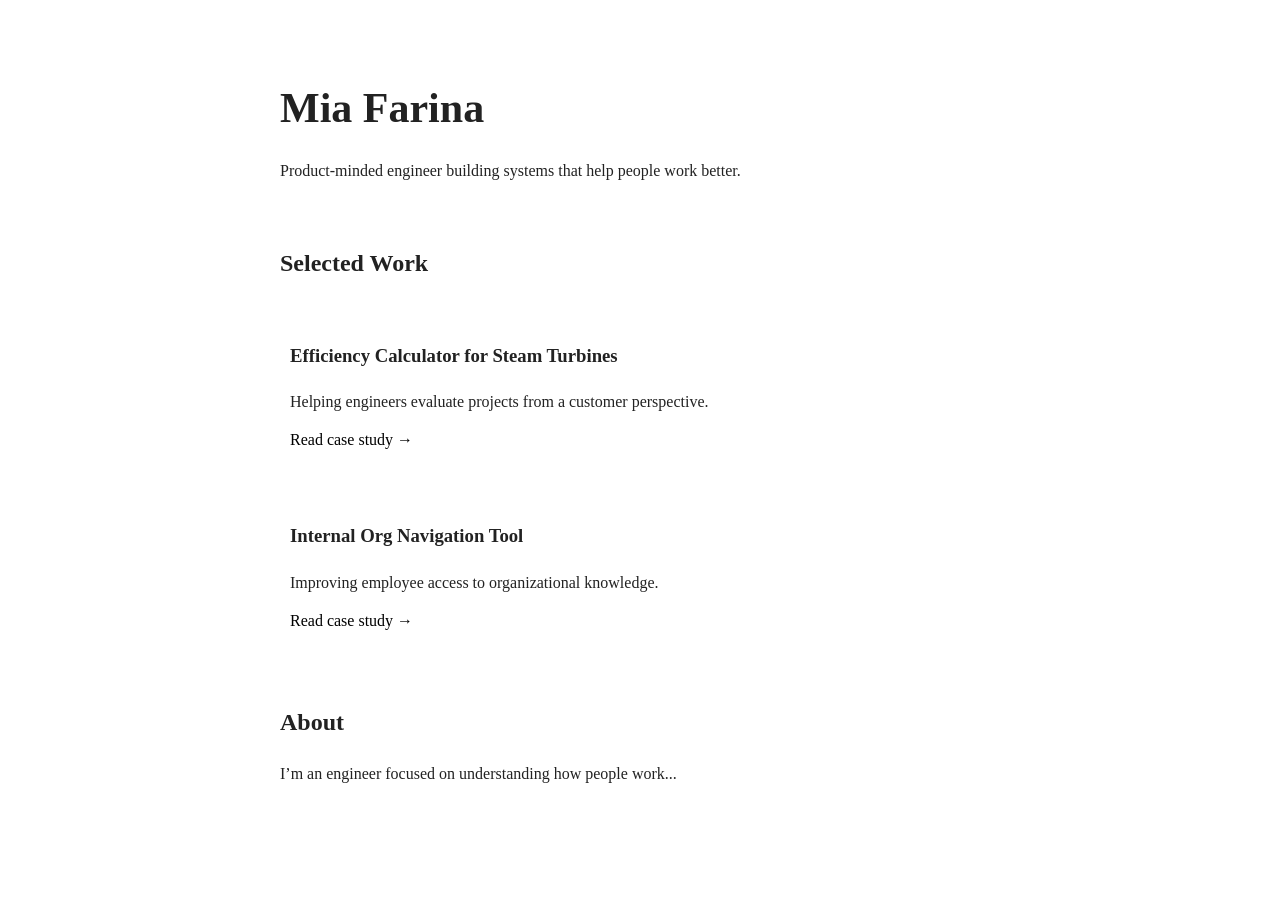
<file: index.html>
<!DOCTYPE html>
<html>
<head>
  <title>Mia Farina</title>
  <link rel="stylesheet" href="styles.css">
</head>

<body>
  <main>

    <section class="hero">
      <h1>Mia Farina</h1>
      <p>Product-minded engineer building systems that help people work better.</p>
    </section>

    <section>
      <h2>Selected Work</h2>

      <div class="project">
        <h3>Efficiency Calculator for Steam Turbines</h3>
        <p>Helping engineers evaluate projects from a customer perspective.</p>
        <a href="project1.html">Read case study →</a>
      </div>

      <div class="project">
        <h3>Internal Org Navigation Tool</h3>
        <p>Improving employee access to organizational knowledge.</p>
        <a href="project2.html">Read case study →</a>
      </div>

    </section>

    <section>
      <h2>About</h2>
      <p>I’m an engineer focused on understanding how people work...</p>
    </section>

  </main>
</body>
</html>
</file>
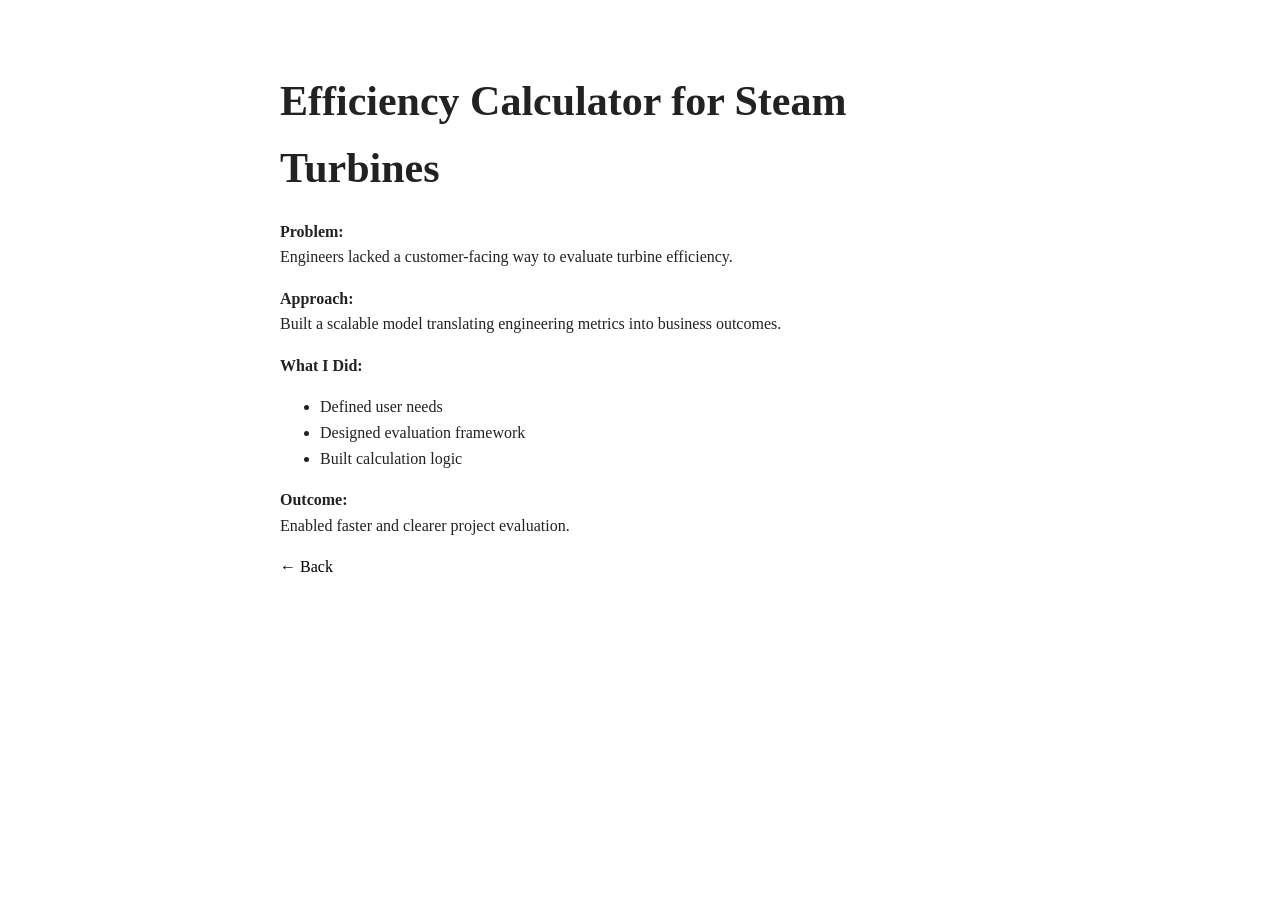
<file: project1.html>
<!DOCTYPE html>
<html>
<head>
  <title>Efficiency Calculator</title>
  <link rel="stylesheet" href="styles.css">
</head>
<body>
  <main>

    <h1>Efficiency Calculator for Steam Turbines</h1>

    <p><strong>Problem:</strong><br>
    Engineers lacked a customer-facing way to evaluate turbine efficiency.</p>

    <p><strong>Approach:</strong><br>
    Built a scalable model translating engineering metrics into business outcomes.</p>

    <p><strong>What I Did:</strong></p>
    <ul>
      <li>Defined user needs</li>
      <li>Designed evaluation framework</li>
      <li>Built calculation logic</li>
    </ul>

    <p><strong>Outcome:</strong><br>
    Enabled faster and clearer project evaluation.</p>

    <p><a href="index.html">← Back</a></p>

  </main>
</body>
</html>
</file>
<file: styles.css>
body {
  font-family: Georgia, 'Times New Roman', serif;
  max-width: 720px;
  margin: 0 auto;
  padding: 40px 20px;
  line-height: 1.6;
  color: #222;
  background: #fff;
}

h1 {
  font-size: 42px;
  margin-bottom: 10px;
}

h2 {
  margin-top: 60px;
  font-size: 24px;
}

.project {
  margin-top: 30px;
}

a {
  color: black;
  text-decoration: none;
  transition: opacity 0.2s ease;
}

a:hover {
  opacity: 0.5;
}

.project {
  padding: 10px;
  border-radius: 8px;
  transition: background 0.25s ease;
}

.project:hover {
  background: #f5f5f5;
}

.project {
  transition: all 0.25s ease;
}

.project:hover {
  transform: translateY(-2px);
}

section {
  margin-bottom: 50px;
}

p {
  margin-bottom: 12px;
}
</file>
